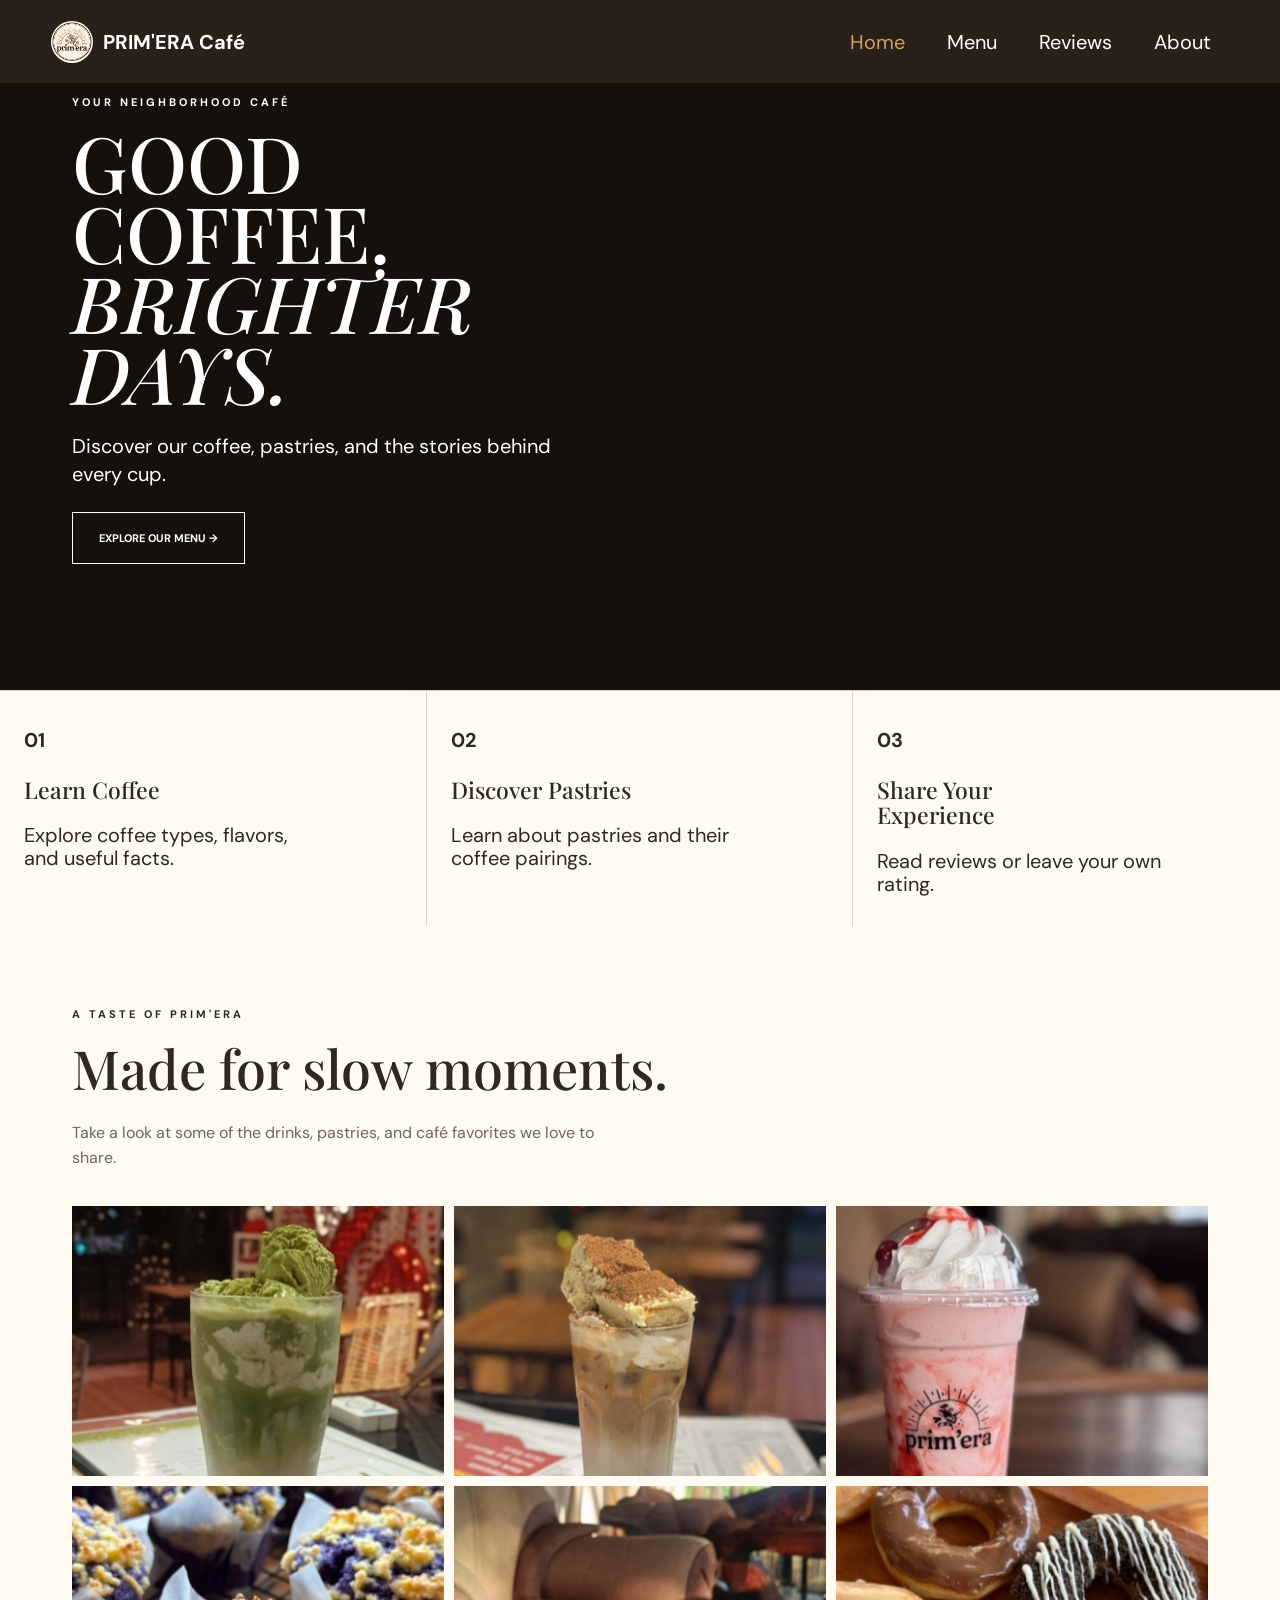
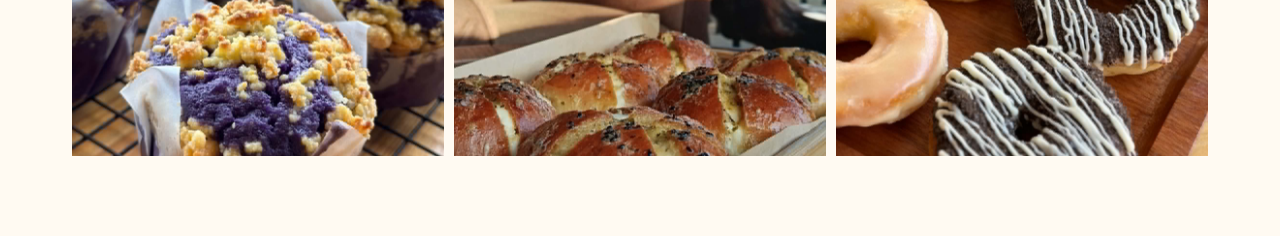
<file: index.html>
<!DOCTYPE html>
<html lang="en">
  <head>
    <meta charset="UTF-8" />
    <meta name="viewport" content="width=device-width, initial-scale=1.0" />
    <title>PRIM'ERA Café</title>
    <link rel="preconnect" href="https://fonts.googleapis.com">
    <link rel="preconnect" href="https://fonts.gstatic.com" crossorigin>
    <link href="https://fonts.googleapis.com/css2?family=DM+Sans:wght@400;500;700&family=Playfair+Display:ital,wght@0,500;0,600;1,500&display=swap" rel="stylesheet">
    <link rel="stylesheet" href="css/common.css" />
    <link rel="stylesheet" href="css/home.css" />
  </head>
  <body>
    <header class="site-header">
      <a class="logo" href="index.html" aria-current="page">
        <img src="assets/logo.png" alt="PRIM'ERA Café logo" />
        <span>PRIM'ERA Café</span>
      </a>
      <nav class="main-nav" aria-label="Main navigation">
        <a href="index.html" aria-current="page">Home</a>
        <a href="pages/menu.html">Menu</a>
        <a href="pages/reviews.html">Reviews</a>
        <a href="pages/about.html">About</a>
      </nav>
      <button class="menu-toggle" id="menuToggle" type="button" aria-label="Open navigation" aria-expanded="false">
        <span class="menu-toggle-icon" aria-hidden="true"><span></span><span></span><span></span></span>
      </button>
    </header>
    <nav class="drawer" id="drawer" aria-label="Mobile navigation" aria-hidden="true">
      <a href="index.html" aria-current="page">Home</a>
      <a href="pages/menu.html">Menu</a>
      <a href="pages/reviews.html">Reviews</a>
      <a href="pages/about.html">About</a>
    </nav>

    <main>
      <section class="page active" id="home">
        <div class="hero">
          <video class="hero-video" autoplay muted loop playsinline preload="metadata">
            <source src="assets/MONT.mp4" type="video/mp4">
            Your browser does not support the background video.
          </video>
          <div class="hero-overlay"></div>
          <div class="hero-copy">
            <p class="eyebrow">YOUR NEIGHBORHOOD CAFÉ</p>
            <h1>GOOD COFFEE.<br><em>BRIGHTER DAYS.</em></h1>
            <p>Discover our coffee, pastries, and the stories behind every cup.</p>
            <a class="primary-btn" href="pages/menu.html">EXPLORE OUR MENU →</a>
          </div>
        </div>

        <div class="home-cards">
          <a class="home-card" href="pages/menu.html" aria-label="Explore coffee on our menu">
            <span>01</span>
            <h2>Learn Coffee</h2>
            <p>Explore coffee types, flavors, and useful facts.</p>
          </a>
          <a class="home-card" href="pages/menu.html#pastries" aria-label="Discover pastries on our menu">
            <span>02</span>
            <h2>Discover Pastries</h2>
            <p>Learn about pastries and their coffee pairings.</p>
          </a>
          <a class="home-card" href="pages/reviews.html" aria-label="Read and share your experience">
            <span>03</span>
            <h2>Share Your<br>Experience</h2>
            <p>Read reviews or leave your own rating.</p>
          </a>
        </div>

        <section class="home-gallery" aria-label="PRIM'ERA Café gallery">
          <div class="gallery-heading">
            <p class="eyebrow">A TASTE OF PRIM'ERA</p>
            <h2>Made for slow moments.</h2>
            <p>Take a look at some of the drinks, pastries, and café favorites we love to share.</p>
          </div>
          <div class="gallery-grid">
            <button type="button" aria-label="View matcha drink with matcha ice cream">
              <img src="assets/image-01.jpeg" alt="Matcha drink with matcha ice cream">
            </button>
            <button type="button" aria-label="View tiramisu-inspired iced drink">
              <img src="assets/image-03.jpeg" alt="Tiramisu-inspired iced drink">
            </button>
            <button type="button" aria-label="View strawberry cream drink">
              <img src="assets/image-07.jpeg" alt="Strawberry cream drink">
            </button>
            <button type="button" aria-label="View ube crumble muffins">
              <img src="assets/image-10.jpeg" alt="Ube crumble muffins">
            </button>
            <button type="button" aria-label="View fresh baked bread and pastries">
              <img src="assets/image-15.jpeg" alt="Fresh baked bread and pastries">
            </button>
            <button type="button" aria-label="View chocolate and glazed doughnuts">
              <img src="assets/image-20.jpeg" alt="Chocolate and glazed doughnuts">
            </button>
          </div>
        </section>
        <dialog class="gallery-dialog" id="galleryDialog" aria-label="Café photo">
          <button class="gallery-dialog-close" type="button" aria-label="Close photo">×</button>
          <img id="galleryDialogImage" alt="">
        </dialog>
      </section>
    </main>

    <div class="toast" id="toast" role="status"></div>
    <script src="js/site.js"></script>
  </body>
</html>
</file>
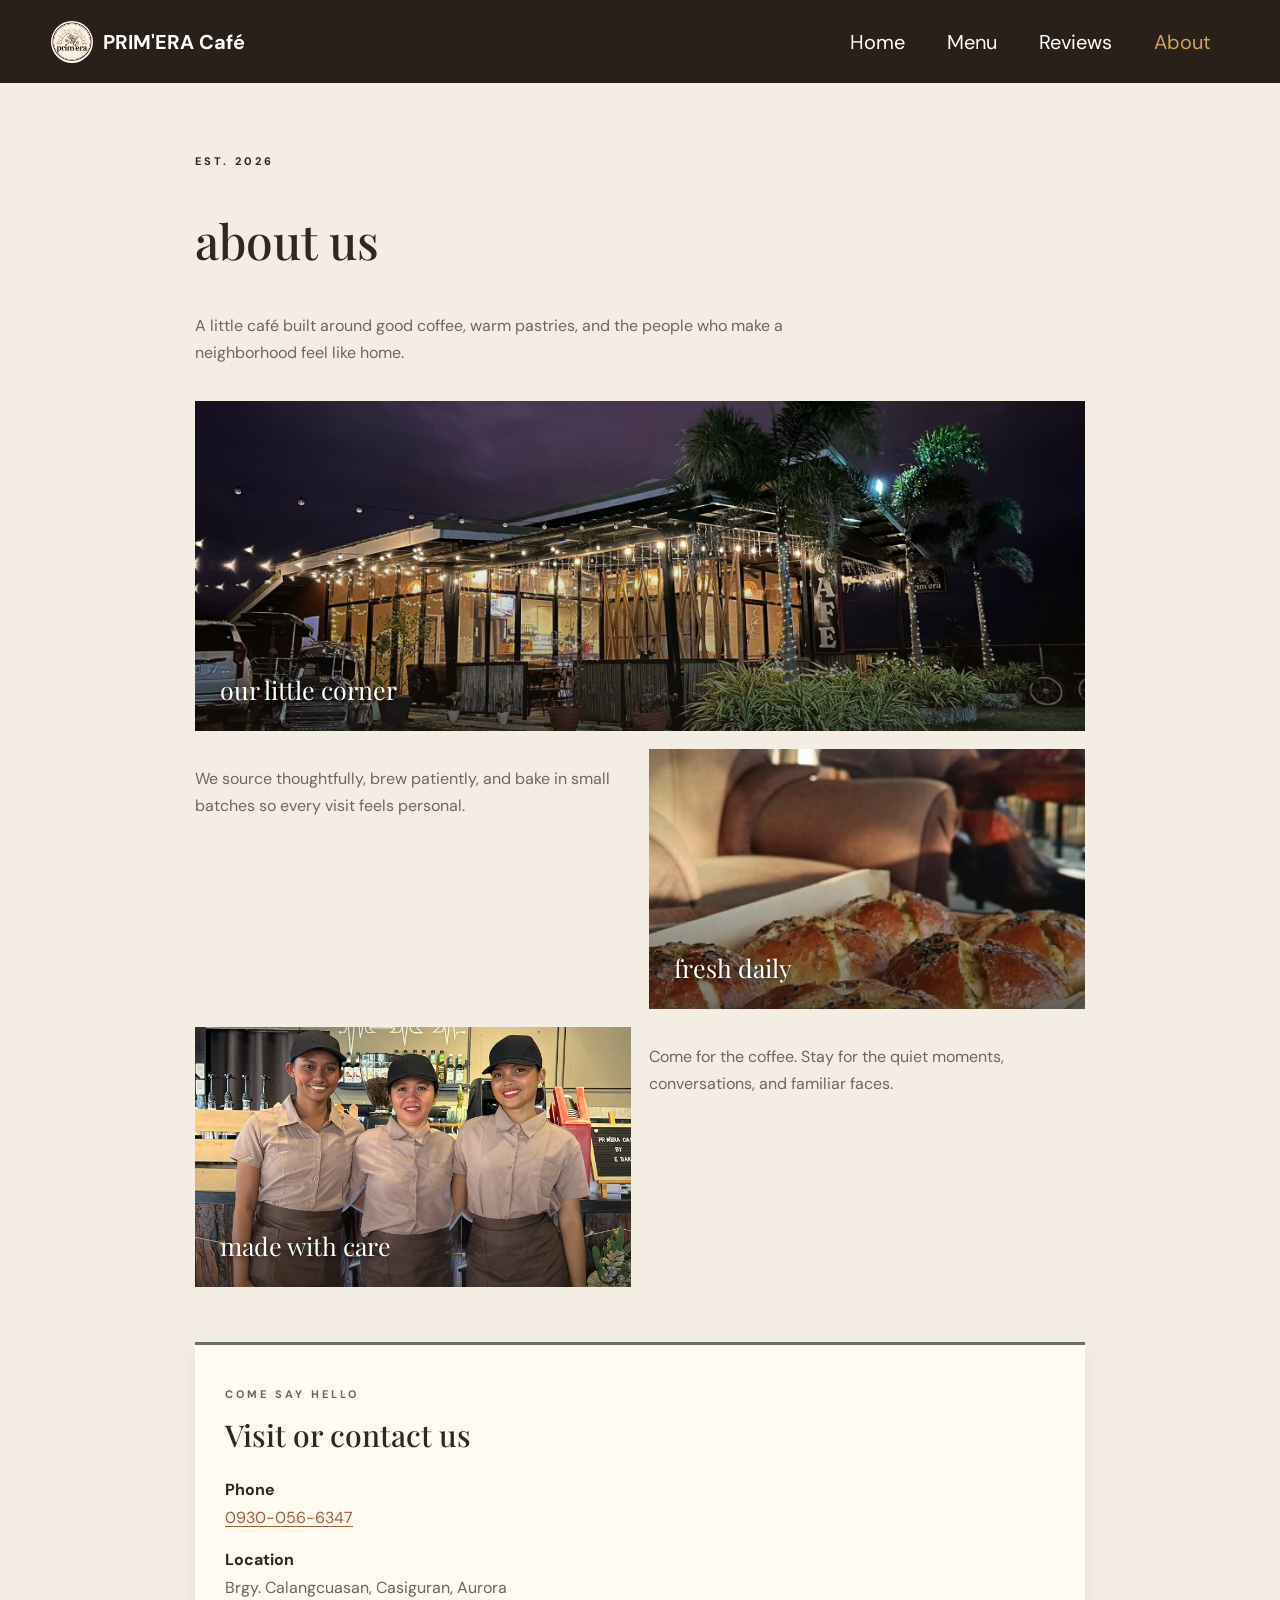
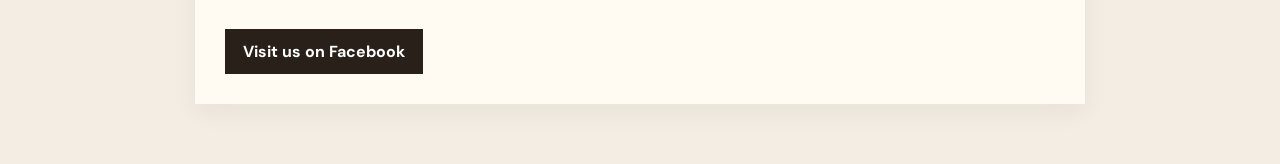
<file: pages/about.html>
<!DOCTYPE html>
<html lang="en">
  <head>
    <meta charset="UTF-8" />
    <meta name="viewport" content="width=device-width, initial-scale=1.0" />
    <title>About | PRIM'ERA Café</title>
    <link rel="preconnect" href="https://fonts.googleapis.com">
    <link rel="preconnect" href="https://fonts.gstatic.com" crossorigin>
    <link href="https://fonts.googleapis.com/css2?family=DM+Sans:wght@400;500;700&family=Playfair+Display:ital,wght@0,500;0,600;1,500&display=swap" rel="stylesheet">
    <link rel="stylesheet" href="../css/common.css" />
    <link rel="stylesheet" href="../css/about.css" />
  </head>
  <body>
    <header class="site-header">
      <a class="logo" href="../index.html">
        <img src="../assets/logo.png" alt="PRIM'ERA Café logo" />
        <span>PRIM'ERA Café</span>
      </a>
      <nav class="main-nav" aria-label="Main navigation">
        <a href="../index.html">Home</a>
        <a href="menu.html">Menu</a>
        <a href="reviews.html">Reviews</a>
        <a href="about.html" aria-current="page">About</a>
      </nav>
      <button class="menu-toggle" id="menuToggle" type="button" aria-label="Open navigation" aria-expanded="false">
        <span class="menu-toggle-icon" aria-hidden="true"><span></span><span></span><span></span></span>
      </button>
    </header>
    <nav class="drawer" id="drawer" aria-label="Mobile navigation" aria-hidden="true">
      <a href="../index.html">Home</a>
      <a href="menu.html">Menu</a>
      <a href="reviews.html">Reviews</a>
      <a href="about.html" aria-current="page">About</a>
    </nav>

    <main>
      <section class="page active" id="about">
        <div class="about-page">
          <p class="eyebrow">EST. 2026</p>
          <h2>about us</h2>
          <p class="about-lead">
            A little café built around good coffee,
            warm pastries, and the people who make
            a neighborhood feel like home.
          </p>
          <div class="about-photo large">
            <img src="../assets/place%20OUR%20little%20corner%20about.jpg" alt="The café's welcoming neighborhood corner">
            <span>our little corner</span>
          </div>
          <div class="about-grid">
            <p>
              We source thoughtfully, brew patiently,
              and bake in small batches so every visit
              feels personal.
            </p>
            <div class="about-photo small">
              <img src="../assets/image-15.jpeg" alt="Freshly baked pastries">
              <span>fresh daily</span>
            </div>
            <div class="about-photo small">
              <img src="../assets/made%20with%20care.jpg" alt="A café favorite made with care">
              <span>made with care</span>
            </div>
            <p>
              Come for the coffee. Stay for the quiet
              moments, conversations, and familiar faces.
            </p>
          </div>
          <section class="about-contact" aria-labelledby="contact-heading">
            <p class="eyebrow">COME SAY HELLO</p>
            <h3 id="contact-heading">Visit or contact us</h3>
            <p>
              <span class="contact-label">Phone</span>
              <a href="tel:+639300566347">0930-056-6347</a>
            </p>
            <p>
              <span class="contact-label">Location</span>
              Brgy. Calangcuasan, Casiguran, Aurora
            </p>
            <a class="facebook-btn" href="https://www.facebook.com/p/Primera-Cafe-100087600544083/" target="_blank" rel="noopener noreferrer">
              Visit us on Facebook
            </a>
          </section>
        </div>
      </section>
    </main>

    <div class="toast" id="toast" role="status"></div>
    <script src="../js/site.js"></script>
  </body>
</html>
</file>
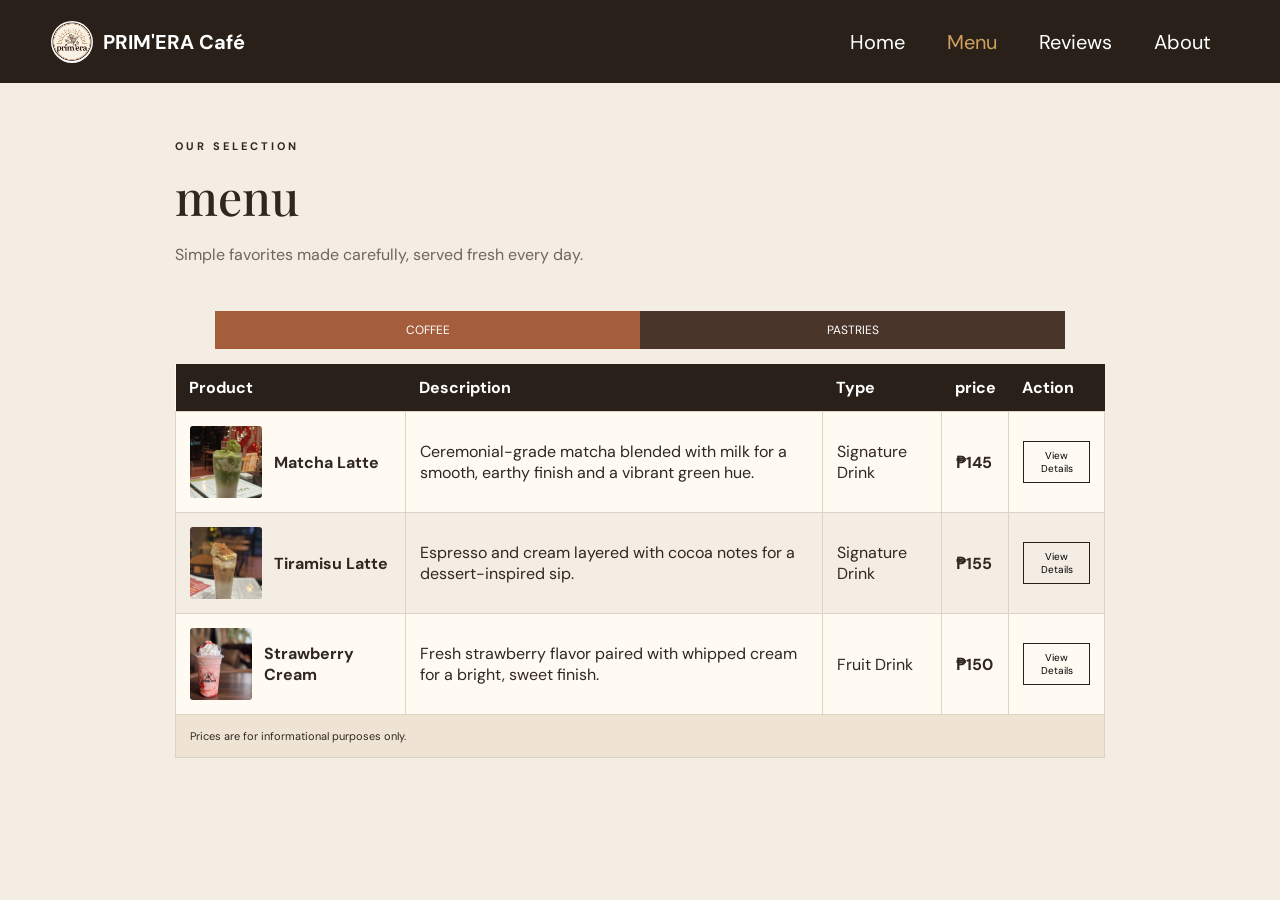
<file: pages/menu.html>
<!DOCTYPE html>
<html lang="en">
  <head>
    <meta charset="UTF-8" />
    <meta name="viewport" content="width=device-width, initial-scale=1.0" />
    <title>Menu | PRIM'ERA Café</title>
    <link rel="preconnect" href="https://fonts.googleapis.com">
    <link rel="preconnect" href="https://fonts.gstatic.com" crossorigin>
    <link href="https://fonts.googleapis.com/css2?family=DM+Sans:wght@400;500;700&family=Playfair+Display:ital,wght@0,500;0,600;1,500&display=swap" rel="stylesheet">
    <link rel="stylesheet" href="../css/common.css" />
    <link rel="stylesheet" href="../css/menu.css" />
  </head>
  <body>
    <header class="site-header">
      <a class="logo" href="../index.html">
        <img src="../assets/logo.png" alt="PRIM'ERA Café logo" />
        <span>PRIM'ERA Café</span>
      </a>
      <nav class="main-nav" aria-label="Main navigation">
        <a href="../index.html">Home</a>
        <a href="menu.html" aria-current="page">Menu</a>
        <a href="reviews.html">Reviews</a>
        <a href="about.html">About</a>
      </nav>
      <button class="menu-toggle" id="menuToggle" type="button" aria-label="Open navigation" aria-expanded="false">
        <span class="menu-toggle-icon" aria-hidden="true"><span></span><span></span><span></span></span>
      </button>
    </header>
    <nav class="drawer" id="drawer" aria-label="Mobile navigation" aria-hidden="true">
      <a href="../index.html">Home</a>
      <a href="menu.html" aria-current="page">Menu</a>
      <a href="reviews.html">Reviews</a>
      <a href="about.html">About</a>
    </nav>

    <main>
      <section class="page active" id="menu">
        <div class="page-heading">
          <p class="eyebrow">OUR SELECTION</p>
          <h2>menu</h2>
          <p class="intro">Simple favorites made carefully, served fresh every day.</p>
        </div>

        <div class="tabs">
          <button class="tab active" data-category="coffee" type="button" aria-pressed="true">COFFEE</button>
          <button class="tab" id="pastries" data-category="pastries" type="button" aria-pressed="false">PASTRIES</button>
        </div>

        <div class="products-table-wrap">
          <table class="products-table" aria-label="PRIM'ERA Café menu products">
            <thead>
              <tr>
                <th rowspan="2">Product</th>
                <th rowspan="2">Description</th>
                <th rowspan="2">Type</th>
                <th>price</th>
                <th>Action</th>
              </tr>
            </thead>
            <tbody id="products"></tbody>
            <tfoot>
              <tr><td colspan="5">Prices are for informational purposes only.</td></tr>
            </tfoot>
          </table>
        </div>
      </section>

      <section class="page" id="item-detail">
        <div class="detail-wrap">
          <button class="back-btn" id="detailBack" type="button">← BACK TO MENU</button>
          <div class="detail-card">
            <div class="detail-art" id="detailArt"></div>
            <div class="detail-copy">
              <p class="eyebrow" id="detailCategory">MENU ITEM</p>
              <h2 id="detailName">Café Latte</h2>
              <p id="detailDescription"></p>
              <strong class="detail-price" id="detailPrice">₱135</strong>
            </div>
          </div>
        </div>
      </section>
    </main>

    <div class="toast" id="toast" role="status"></div>
    <script src="../js/site.js"></script>
    <script src="../js/menu.js"></script>
  </body>
</html>
</file>
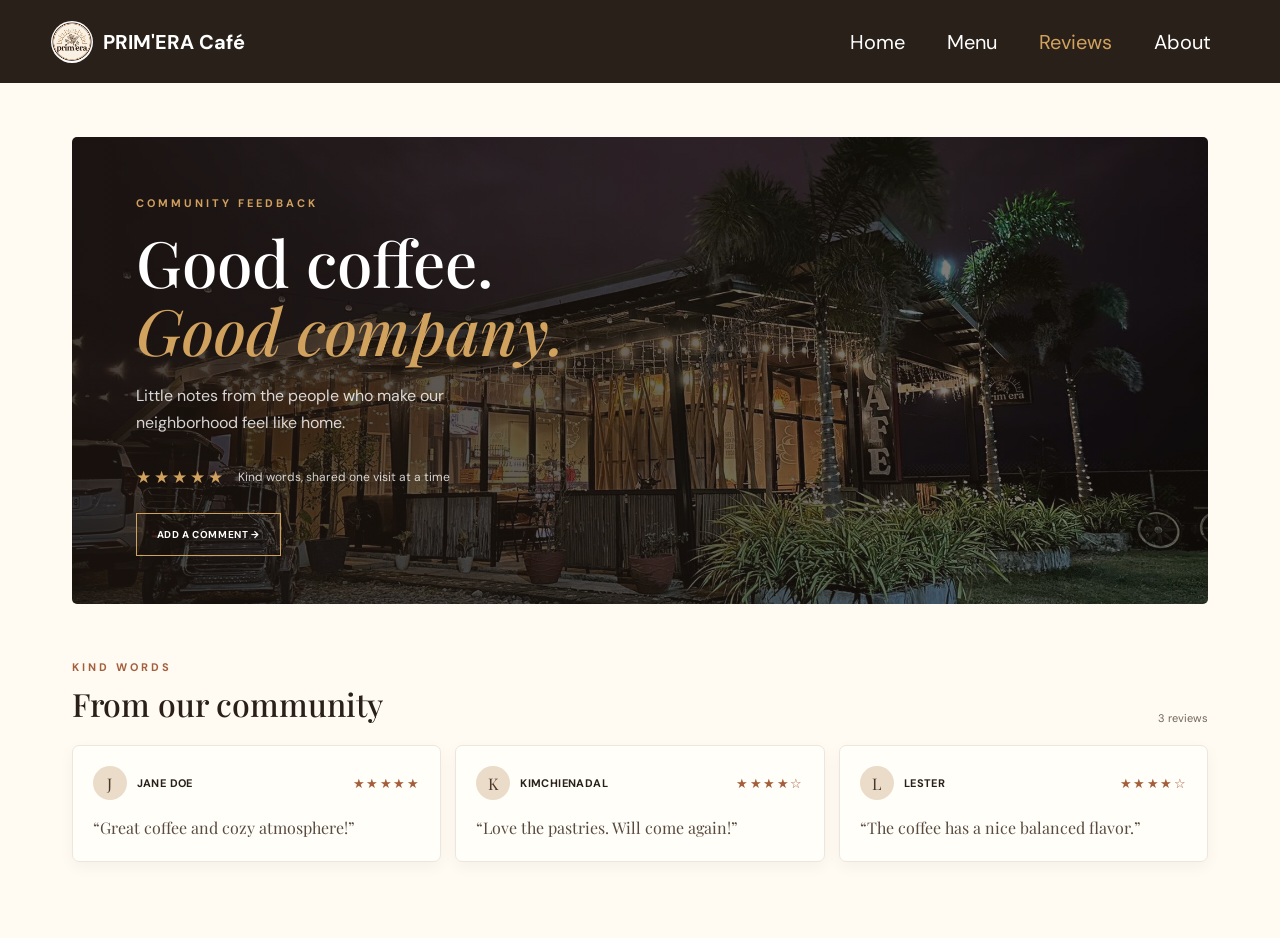
<file: pages/reviews.html>
<!DOCTYPE html>
  <html lang="en">
    <head>
    <meta charset="UTF-8" />
    <meta name="viewport" content="width=device-width, initial-scale=1.0" />
    <title>Reviews | PRIM'ERA Café</title>
    <link rel="preconnect" href="https://fonts.googleapis.com">
    <link rel="preconnect" href="https://fonts.gstatic.com" crossorigin>
    <link href="https://fonts.googleapis.com/css2?family=DM+Sans:wght@400;500;700&family=Playfair+Display:ital,wght@0,500;0,600;1,500&display=swap" rel="stylesheet">
    <link rel="stylesheet" href="../css/common.css" />
    <link rel="stylesheet" href="../css/reviews.css" />
    </head>
    <body>
    <header class="site-header">
      <a class="logo" href="../index.html">
        <img src="../assets/logo.png" alt="PRIM'ERA Café logo" />
        <span>PRIM'ERA Café</span>
      </a>
      <nav class="main-nav" aria-label="Main navigation">
        <a href="../index.html">Home</a>
        <a href="menu.html">Menu</a>
        <a href="reviews.html" aria-current="page">Reviews</a>
        <a href="about.html">About</a>
      </nav>
      <button class="menu-toggle" id="menuToggle" type="button" aria-label="Open navigation" aria-expanded="false">
        <span class="menu-toggle-icon" aria-hidden="true"><span></span><span></span><span></span></span>
      </button>
    </header>
    <nav class="drawer" id="drawer" aria-label="Mobile navigation" aria-hidden="true">
      <a href="../index.html">Home</a>
      <a href="menu.html">Menu</a>
      <a href="reviews.html" aria-current="page">Reviews</a>
      <a href="about.html">About</a>
    </nav>

    <main>
      <section class="page active" id="reviews">
        <div class="reviews-page">
          <div class="reviews-hero">
            <div class="reviews-heading">
              <p class="eyebrow">COMMUNITY FEEDBACK</p>
              <h2>Good coffee.<br><em>Good company.</em></h2>
              <p>Little notes from the people who make our neighborhood feel like home.</p>
              <div class="reviews-proof">
                <span class="proof-stars" aria-hidden="true">★★★★★</span>
                <span>Kind words, shared one visit at a time</span>
              </div>
              <button class="primary-btn add-comment-btn" id="addCommentButton" type="button">
                ADD A COMMENT <span aria-hidden="true">→</span>
              </button>
            </div>
          </div>
          <section class="community-reviews" aria-labelledby="communityReviewsTitle">
            <div class="community-heading">
              <div>
                <p class="eyebrow">KIND WORDS</p>
                <h3 id="communityReviewsTitle">From our community</h3>
              </div>
              <span id="reviewCount">0 reviews</span>
            </div>
            <div class="review-grid" id="reviewList"></div>
          </section>
        </div>

        <dialog class="login-dialog" id="loginDialog" aria-labelledby="loginDialogTitle">
          <div class="login-card">
            <button class="login-dialog-close" id="closeLoginDialog" type="button" aria-label="Close sign-in dialog">×</button>
            <span class="login-card-icon" aria-hidden="true">✳</span>
            <p class="eyebrow">PULL UP A CHAIR</p>
            <h3 id="loginDialogTitle">Sign in to add a comment.</h3>
            <p class="login-intro" id="loginDialogIntro">Log in to leave a note for our little café community.</p>

            <form id="loginForm">
              <label>
                Username or Email
                <input type="text" name="username" placeholder="Your username or email" required />
              </label>
              <label>
                Password
                <input type="password" name="password" placeholder="Your password" required />
              </label>
              <button class="primary-btn" type="submit">CONTINUE TO YOUR REVIEW <span aria-hidden="true">→</span></button>
            </form>

            <form id="signupForm" hidden>
              <label>
                Your Name
                <input type="text" name="name" placeholder="How should we call you?" maxlength="40" autocomplete="name" required />
              </label>
              <label>
                Email
                <input type="email" name="email" placeholder="you@example.com" autocomplete="email" required />
              </label>
              <label>
                Create a Password
                <input type="password" name="password" placeholder="At least 8 characters" minlength="8" autocomplete="new-password" required />
              </label>
              <label>
                Confirm Password
                <input type="password" name="confirmPassword" placeholder="Enter your password again" minlength="8" autocomplete="new-password" required />
              </label>
              <p class="demo-account-note">Demo only: account details and passwords are not saved.</p>
              <button class="primary-btn" type="submit">CREATE DEMO ACCOUNT <span aria-hidden="true">→</span></button>
            </form>

            <p class="signup-note" id="loginSignupNote">
              New around here?
              <button type="button" id="signupButton">Create an account</button>
            </p>
            <p class="signup-note" id="signupLoginNote" hidden>
              Already have an account?
              <button type="button" id="backToLoginButton">Sign in</button>
            </p>
          </div>
        </dialog>
      </section>

      <section class="page" id="feedback">
        <div class="feedback-page">
          <div class="feedback-form">
            <p class="eyebrow">YOUR STORY, TOO</p>
            <h2>Leave a Review</h2>
            <p>Tell us about your favorite sip, treat, or moment.</p>

            <form id="reviewForm">
              <div class="form-grid">
                <div class="form-field">
                  <label for="reviewName">Your Name</label>
                  <input type="text" id="reviewName" name="name" placeholder="Your name" maxlength="40" required />
                </div>
                <div class="form-field">
                  <label for="reviewEmail">Email</label>
                  <input type="email" id="reviewEmail" name="email" placeholder="you@example.com" required />
                </div>
                <div class="form-field">
                  <label for="favoriteCategory">Favorite Category</label>
                  <select id="favoriteCategory" name="favorite" required>
                    <option value="">Select one</option>
                    <option value="coffee">Coffee</option>
                    <option value="pastries">Pastries</option>
                  </select>
                </div>
                <div class="form-field">
                  <label for="visitDate">Visit Date</label>
                  <input type="date" id="visitDate" name="visitDate" required />
                </div>
              </div>

              <fieldset class="rating-field">
                <legend>Your Rating</legend>
                <div class="rating" aria-label="Choose a rating from one to five stars">
                  <button type="button" data-rating="1" aria-label="1 star">☆</button>
                  <button type="button" data-rating="2" aria-label="2 stars">☆</button>
                  <button type="button" data-rating="3" aria-label="3 stars">☆</button>
                  <button type="button" data-rating="4" aria-label="4 stars">☆</button>
                  <button type="button" data-rating="5" aria-label="5 stars">☆</button>
                </div>
                <input type="hidden" id="rating" name="rating" value="0" />
              </fieldset>

              <div class="satisfaction-field">
                <label for="satisfaction">
                  How satisfied were you?
                  <span><strong id="satisfactionValue">5</strong> / 10</span>
                </label>
                <input type="range" id="satisfaction" name="satisfaction" min="1" max="10" step="1" value="5" />
              </div>

              <div class="form-field form-field-full">
                <label for="reviewComment">Your Review</label>
                <textarea id="reviewComment" name="comment" rows="4" maxlength="250" placeholder="Share what made your visit special..." required></textarea>
                <span class="field-hint">Up to 250 characters</span>
              </div>

              <label class="checkbox-label">
                <input type="checkbox" name="recommend" value="yes" />
                <span>I would recommend PRIM'ERA Café.</span>
              </label>

              <div class="form-actions">
                <button class="primary-btn wide" type="submit">POST REVIEW <span aria-hidden="true">→</span></button>
                <button class="outline-btn wide" type="reset">RESET</button>
              </div>
            </form>
          </div>

          <div class="recent-reviews">
            <div class="recent-reviews-heading">
              <div>
                <p class="eyebrow">COMMUNITY NOTES</p>
                <h3>Recent Reviews</h3>
                <p>Fresh thoughts from our café community.</p>
              </div>
              <span class="review-count-pill" id="feedbackReviewCount">0 reviews</span>
            </div>
            <div class="review-grid" id="feedbackReviewList"></div>
          </div>
        </div>
      </section>
    </main>

    <div class="toast" id="toast" role="status"></div>
    <script src="../js/site.js"></script>
    <script src="../js/reviews.js"></script>
    </body>
  </html>
</file>
<file: css/common.css>
/* COMMON SITE-WIDE STYLES */

* {
  box-sizing: border-box;
}
:root {
  --cream: #f3ede3;
  --paper: #fffaf2;
  --dark: #292019;
  --brown: #49352a;
  --line: #ded2c2;
  --gold: #a45e3b;
  --caramel: #d1a15e;
  --sage: #66745b;
  --text: #302820;
  --text-light: #70665b;
  --shadow: 0 12px 30px rgba(41, 32, 25, 0.12);
}
html {
  scroll-behavior: smooth;
}
body {
  margin: 0;
  background: var(--cream);
  color: var(--text);
  font-family: "DM Sans", Arial, sans-serif;
}
h1,
h2,
h3,
h4,
h5,
h6 {
  font-family: "Playfair Display", Georgia, serif;
  font-weight: 500;
}
button,
input,
textarea,
select {
  font: inherit;
}
button {
  cursor: pointer;
}
.site-header {
  height: 83px;
  padding: 0 4%;
  background: var(--dark);
  color: white;
  display: flex;
  align-items: center;
  position: sticky;
  top: 0;
  z-index: 50;
}
.logo {
  color: white;
  text-decoration: none;
  font-size: 20px;
  font-weight: 700;
  display: flex;
  align-items: center;
  gap: 10px;
}
.logo img {
  width: 42px;
  height: 42px;
  object-fit: cover;
  display: block;
  border-radius: 50%;
  flex-shrink: 0;
}
.logo-mark {
  display: none;
}
.main-nav {
  margin-left: auto;
  display: flex;
  align-items: center;
  gap: 6px;
}
.main-nav a {
  border: 0;
  background: transparent;
  color: white;
  padding: 10px 18px;
  font-size: 20px;
  text-decoration: none;
}
.main-nav a:hover,
.main-nav a[aria-current="page"] {
  color: var(--caramel);
}
.logo,
.main-nav a,
.menu-toggle,
.primary-btn,
.facebook-btn,
.view-btn,
.tab,
.home-card,
.gallery-grid button {
  transition: color 0.2s ease, background-color 0.2s ease, border-color 0.2s ease, transform 0.2s ease, box-shadow 0.2s ease;
}
.main-nav a:hover {
  transform: translateY(-2px);
}
.menu-toggle {
  display: none;
  margin-left: auto;
  border: 0;
  background: transparent;
  color: white;
  border-radius: 4px;
  padding: 8px 10px;
}
.menu-toggle-icon {
  display: grid;
  gap: 5px;
  width: 24px;
}
.menu-toggle-icon span {
  display: block;
  height: 2px;
  background: currentColor;
  border-radius: 2px;
}
.menu-toggle:hover {
  background: rgba(255, 255, 255, 0.1);
  color: var(--caramel);
}
.drawer {
  display: none;
}
.page {
  display: none;
}
.page.active {
  display: block;
}
.eyebrow {
  font-size: 11px;
  font-weight: 700;
  letter-spacing: 3px;
}
.primary-btn {
  display: inline-block;
  border: 1px solid white;
  background: transparent;
  color: white;
  padding: 18px 26px;
  font-weight: 700;
  font-size: 11px;
  text-align: center;
  text-decoration: none;
}
.primary-btn:hover {
  background: var(--brown);
  border-color: var(--caramel);
}
:focus-visible {
  outline: 3px solid var(--gold);
  outline-offset: 3px;
}
.drawer a:hover {
  color: var(--caramel);
  background: rgba(255, 255, 255, 0.08);
}
.toast {
  position: fixed;
  left: 50%;
  bottom: 20px;
  transform: translate(-50%, 20px);
  background: var(--dark);
  color: white;
  padding: 11px 17px;
  font-size: 11px;
  opacity: 0;
  pointer-events: none;
  transition: 0.2s;
  z-index: 100;
  border-left: 3px solid var(--caramel);
  border-radius: 4px;
  box-shadow: var(--shadow);
}
.toast.show {
  opacity: 1;
  transform: translate(-50%, 0);
}
@media (max-width: 760px) {
.main-nav {
    display: none;
  }
.menu-toggle {
    display: block;
  }
.drawer.open {
    display: grid;
    position: fixed;
    right: 15px;
    top: 90px;
    min-width: 190px;
    padding: 8px;
    background: var(--dark);
    z-index: 60;
    border: 1px solid rgba(209, 161, 94, 0.3);
    border-radius: 8px;
    box-shadow: var(--shadow);
  }
.drawer a {
    border: 0;
    background: transparent;
    color: white;
    padding: 12px 25px;
    text-align: left;
    text-decoration: none;
  }
.drawer a[aria-current="page"] {
    color: var(--caramel);
  }
}
@media (prefers-reduced-motion: reduce) {
  *,
  *::before,
  *::after {
    scroll-behavior: auto !important;
    animation-duration: 0.01ms !important;
    animation-iteration-count: 1 !important;
    transition-duration: 0.01ms !important;
  }
}
</file>
<file: css/home.css>
/* HOME PAGE STYLES */

.hero {
  height: 607px;
  min-height: 607px;
  position: relative;
  overflow: hidden;
  background: var(--dark);
}
.hero-video {
  position: absolute;
  inset: 0;
  width: 100%;
  height: 100%;
  object-fit: cover;
}
.hero-fallback {
  position: absolute;
  inset: 0;
  width: 100%;
  height: 100%;
  object-fit: cover;
}
.hero-overlay {
  position: absolute;
  inset: 0;
  background: rgba(17, 12, 9, 0.78);
}
.hero-copy {
  position: absolute;
  z-index: 2;
  left: 5.6%;
  top: 1px;
  color: white;
  max-width: 520px;
}
.hero-copy h1 {
  font-family: "Playfair Display", Georgia, serif;
  font-size: clamp(58px, 7vw, 78px);
  line-height: 0.9;
  font-weight: 500;
  margin: 18px 0;
}
.hero-copy > p:not(.eyebrow) {
  font-size: 20px;
  line-height: 1.4;
  margin: 24px 0;
}
.home-gallery {
  background: var(--paper);
  padding: 70px 5.6% 80px;
}
.gallery-heading {
  max-width: 650px;
  margin-bottom: 35px;
}
.gallery-heading h2 {
  font-family: "Playfair Display", Georgia, serif;
  font-size: clamp(34px, 5vw, 54px);
  font-weight: 500;
  margin: 8px 0 12px;
}
.gallery-heading p:last-child {
  color: var(--text-light);
  line-height: 1.6;
  max-width: 560px;
}
.gallery-grid {
  display: grid;
  grid-template-columns: repeat(3, 1fr);
  gap: 10px;
}
.gallery-grid img {
  width: 100%;
  height: 270px;
  object-fit: cover;
  display: block;
  transition: transform 0.25s ease;
}
.gallery-grid button {
  position: relative;
  display: block;
  padding: 0;
  overflow: hidden;
  border: 0;
  background: var(--brown);
  cursor: zoom-in;
}
.gallery-grid button::after {
  content: "VIEW PHOTO";
  position: absolute;
  inset: auto 0 0;
  padding: 12px;
  color: white;
  background: linear-gradient(transparent, rgba(41, 32, 25, 0.8));
  font-size: 10px;
  font-weight: 700;
  letter-spacing: 1.5px;
  text-align: left;
  opacity: 0;
  transition: opacity 0.2s ease;
}
.gallery-grid button:hover,
.gallery-grid button:focus-visible {
  box-shadow: 0 8px 20px rgba(41, 32, 25, 0.22);
}
.gallery-grid button:hover img,
.gallery-grid button:focus-visible img {
  transform: scale(1.04);
}
.gallery-grid button:hover::after,
.gallery-grid button:focus-visible::after {
  opacity: 1;
}
.gallery-dialog {
  position: relative;
  width: min(900px, calc(100vw - 32px));
  max-width: none;
  max-height: calc(100vh - 32px);
  padding: 12px;
  border: 1px solid rgba(209, 161, 94, 0.55);
  border-radius: 8px;
  background: var(--paper);
  box-shadow: var(--shadow);
}
.gallery-dialog::backdrop {
  background: rgba(24, 18, 14, 0.86);
  backdrop-filter: blur(4px);
}
.gallery-dialog img {
  display: block;
  max-width: 100%;
  max-height: calc(100vh - 56px);
  margin: auto;
  object-fit: contain;
  border-radius: 4px;
}
.gallery-dialog-close {
  position: absolute;
  top: 18px;
  right: 18px;
  width: 40px;
  height: 40px;
  border: 0;
  border-radius: 50%;
  background: var(--dark);
  color: white;
  font-size: 28px;
  line-height: 1;
  cursor: pointer;
  z-index: 1;
}
.gallery-dialog-close:hover {
  background: var(--gold);
}
@media (max-width: 760px) {
.hero-copy {
    left: 25px;
    top: 1px;
  }
.hero-copy h1 {
    font-size: 55px;
  }
.hero-quote {
    display: none;
  }
}
.home-cards {
  display: grid;
  grid-template-columns: repeat(3, 1fr);
  background: var(--paper);
  color: var(--text);
  border-top: 1px solid var(--line);
}
.home-card {
  display: block;
  color: inherit;
  text-decoration: none;
  min-height: 208px;
  padding: 36px 24px 30px;
  border-right: 1px solid var(--line);
}
.home-card:hover {
  background: #f0e5d4;
  box-shadow: inset 0 3px var(--gold);
  transform: translateY(-3px);
}
.home-card:hover span {
  color: var(--gold);
}
.home-card:last-child {
  border-right: none;
}
.home-card span {
  display: block;
  margin-bottom: 24px;
  font-size: 20px;
  font-weight: 700;
}
.home-card h2 {
  margin: 0 0 22px;
  font-size: 23px;
  line-height: 1.1;
}
.home-card p {
  margin: 0;
  max-width: 290px;
  font-size: 20px;
  line-height: 1.15;
}
@media (max-width: 700px) {
.home-cards {
    grid-template-columns: 1fr;
  }
.home-card {
    border-right: none;
    border-bottom: 1px solid var(--line);
  }
.home-card:last-child {
    border-bottom: none;
  }
}
@media (max-width: 600px) {
.gallery-grid {
  grid-template-columns: repeat(2, minmax(0, 1fr));
}
.gallery-grid img {
  height: 190px;
}
}
</file>
<file: css/about.css>
/* ABOUT PAGE STYLES */

.about-page {
  max-width: 980px;
  margin: auto;
  padding: 60px 45px;
}
.about-page h2 {
  font-family: "Playfair Display", Georgia, serif;
  font-size: 48px;
}
.about-lead {
  max-width: 600px;
  color: var(--text-light);
  line-height: 1.7;
}
.about-photo {
  position: relative;
  overflow: hidden;
}
.about-photo img {
  display: block;
  position: absolute;
  inset: 0;
  width: 100%;
  height: 100%;
  object-fit: cover;
  object-position: center;
}
.about-photo.large {
  height: 330px;
  margin-top: 35px;
}
.about-photo.small {
  height: 260px;
}
.about-photo span {
  position: absolute;
  bottom: 25px;
  left: 25px;
  color: white;
  font-family: "Playfair Display", Georgia, serif;
  font-size: 25px;
  text-shadow: 0 1px 6px rgba(0, 0, 0, 0.8);
  z-index: 1;
}
.about-photo::after {
  content: "";
  position: absolute;
  inset: 0;
  background: linear-gradient(transparent 45%, rgba(30, 20, 12, 0.55));
  pointer-events: none;
}
.about-grid {
  display: grid;
  grid-template-columns: 1fr 1fr;
  gap: 18px;
  margin-top: 18px;
}
.about-grid p {
  color: var(--text-light);
  line-height: 1.7;
}
.about-contact {
  margin-top: 55px;
  padding: 30px;
  background: var(--paper);
  border-top: 3px solid var(--sage);
  box-shadow: 0 8px 24px rgba(41, 32, 25, 0.06);
}
.about-contact h3 {
  margin: 0 0 22px;
  font-family: "Playfair Display", Georgia, serif;
  font-size: 30px;
}
.about-contact p {
  color: var(--text-light);
  line-height: 1.6;
}
.about-contact a:not(.facebook-btn) {
  color: var(--gold);
  text-underline-offset: 3px;
}
.contact-label {
  display: block;
  margin-bottom: 3px;
  color: var(--text);
  font-weight: 700;
}
.facebook-btn {
  display: inline-block;
  margin-top: 12px;
  padding: 12px 18px;
  background: var(--dark);
  color: white;
  font-weight: 700;
  text-decoration: none;
}
.facebook-btn:hover {
  background: var(--brown);
  transform: translateY(-2px);
}
@media (max-width: 760px) {
.about-page {
    padding: 40px 25px;
  }
.about-grid {
    grid-template-columns: 1fr;
  }
.about-contact {
    padding: 24px;
  }
}
</file>
<file: css/menu.css>
/* MENU PAGE STYLES */

.page-heading {
  max-width: 980px;
  margin: auto;
  padding: 45px 25px 20px;
}
.page-heading h2 {
  font-family: "Playfair Display", Georgia, serif;
  font-size: 48px;
  margin: 10px 0;
}
.intro {
  color: var(--text-light);
}
.tabs {
  max-width: 850px;
  margin: 10px auto 15px;
  display: grid;
  grid-template-columns: 1fr 1fr;
  background: var(--brown);
}
.tab {
  border: 0;
  background: transparent;
  color: white;
  padding: 11px;
  font-size: 12px;
}
.tab.active {
  background: var(--gold);
}
.tab:hover:not(.active) {
  background: rgba(209, 161, 94, 0.18);
}
.products-table-wrap {
  max-width: 980px;
  margin: auto;
  padding: 0 25px 60px;
  overflow-x: auto;
}
.products-table {
  width: 100%;
  border-collapse: collapse;
  background: var(--paper);
}
.products-table th {
  background: var(--dark);
  color: white;
  text-align: left;
  padding: 13px;
}
.products-table td {
  padding: 14px;
  border: 1px solid var(--line);
}
.products-table tbody tr:nth-child(even) {
  background: #f3ede3;
}
.products-table tbody tr:hover {
  background: #e9dcc8;
}
.products-table tfoot td {
  background: #efe4d4;
  font-size: 11px;
}
.product-cell {
  display: flex;
  align-items: center;
  gap: 12px;
}
.product-image {
  width: 72px;
  height: 72px;
  object-fit: cover;
  border-radius: 3px;
}
.view-btn {
  border: 1px solid var(--dark);
  background: transparent;
  padding: 7px 10px;
  font-size: 10px;
}
.view-btn:hover {
  background: var(--dark);
  color: white;
}
.detail-wrap {
  max-width: 980px;
  margin: auto;
  padding: 25px;
}
.back-btn {
  border: 0;
  background: transparent;
  text-decoration: underline;
  font-size: 11px;
}
.detail-card {
  display: grid;
  grid-template-columns: 1fr 1fr;
  gap: 30px;
  margin-top: 15px;
}
.detail-art {
  min-height: 360px;
  background: #e9dcc8;
  display: grid;
  place-items: center;
  overflow: hidden;
}
.detail-art img {
  width: 100%;
  height: 100%;
  min-height: 360px;
  object-fit: cover;
}
.detail-copy h2 {
  font-family: "Playfair Display", Georgia, serif;
  font-size: 34px;
  margin: 10px 0;
}
.detail-copy p {
  color: var(--text-light);
  line-height: 1.6;
}
.detail-price {
  display: block;
  font-size: 22px;
  margin: 20px 0;
}
@media (max-width: 760px) {
.products-table thead {
    display: none;
  }
.products-table,
.products-table tbody,
.products-table tr,
.products-table td {
    display: block;
    width: 100%;
  }
.products-table tbody tr {
    padding: 10px 0;
    border-bottom: 2px solid var(--line);
  }
.products-table td {
    border: 0;
    padding: 7px 10px;
  }
.detail-card {
    grid-template-columns: 1fr;
  }
}
</file>
<file: css/reviews.css>
/* REVIEWS PAGE STYLES */

.reviews-page {
  background: var(--paper);
  color: var(--dark);
  padding: 54px 5.6% 76px;
}
.reviews-hero {
  max-width: 1160px;
  min-height: 350px;
  margin: 0 auto;
  padding: 48px clamp(24px, 5vw, 68px);
  display: grid;
  grid-template-columns: minmax(0, 1fr);
  align-items: center;
  position: relative;
  overflow: hidden;
  background:
    linear-gradient(90deg, rgba(28, 20, 15, 0.83), rgba(28, 20, 15, 0.48)),
    url("../assets/reviews.jpg") center / cover;
  color: white;
  border-radius: 5px;
}
.reviews-heading {
  max-width: 650px;
}
.reviews-heading .eyebrow {
  color: var(--caramel);
}
.reviews-heading h2 {
  font-family: "Playfair Display", Georgia, serif;
  font-size: clamp(42px, 5.2vw, 64px);
  line-height: 1.06;
  font-weight: 500;
  margin: 18px 0;
}
.reviews-heading h2 em {
  color: var(--caramel);
  font-weight: 500;
}
.reviews-heading > p:not(.eyebrow) {
  max-width: 390px;
  color: rgba(255, 255, 255, 0.82);
  font-size: 16px;
  line-height: 1.7;
}
.reviews-proof {
  display: flex;
  flex-wrap: wrap;
  align-items: center;
  gap: 12px;
  margin-top: 30px;
  color: rgba(255, 255, 255, 0.8);
  font-size: 12px;
}
.proof-stars {
  color: var(--caramel);
  font-size: 17px;
  letter-spacing: 3px;
}
.add-comment-btn {
  margin-top: 25px;
  border-color: var(--caramel);
  color: white;
  padding: 14px 20px;
  font-size: 10px;
  letter-spacing: 0.6px;
}
.add-comment-btn:hover {
  background: rgba(255, 255, 255, 0.12);
}
.login-dialog {
  width: calc(100% - 32px);
  max-width: 420px;
  max-height: calc(100% - 32px);
  padding: 0;
  overflow: visible;
  border: 0;
  background: transparent;
}
.login-dialog::backdrop {
  background: rgba(20, 14, 10, 0.7);
  backdrop-filter: blur(3px);
}
.login-dialog .login-card {
  position: relative;
}
.login-dialog-close {
  position: absolute;
  top: 12px;
  right: 14px;
  width: 34px;
  height: 34px;
  border: 0;
  background: transparent;
  color: var(--text-light);
  font-size: 27px;
  line-height: 1;
}
.login-dialog-close:hover {
  color: var(--dark);
}
.login-card {
  width: 100%;
  background: var(--paper);
  color: var(--text);
  margin: 0;
  padding: 30px;
  border-radius: 4px;
  text-align: left;
  box-shadow: 0 16px 45px rgba(0, 0, 0, 0.2);
}
.login-card-icon {
  display: grid;
  place-items: center;
  width: 38px;
  height: 38px;
  border-radius: 50%;
  background: #eee3d2;
  color: var(--gold);
  font-size: 21px;
}
.login-card .eyebrow {
  margin: 17px 0 8px;
  color: var(--gold);
  font-size: 9px;
}
.login-card h3 {
  text-align: left;
  font-family: "Playfair Display", Georgia, serif;
  font-size: 25px;
  font-weight: 500;
  line-height: 1.2;
  margin: 0;
}
.login-intro {
  color: var(--text-light);
  font-size: 12px;
  line-height: 1.6;
  margin: 9px 0 18px;
}
.login-card label {
  display: block;
  font-size: 11px;
  font-weight: 700;
  margin: 14px 0;
}
.login-card input {
  display: block;
  width: 100%;
  padding: 12px;
  margin-top: 7px;
  border: 1px solid var(--line);
  background: white;
  border-radius: 2px;
}
.login-card .primary-btn {
  width: 100%;
  border-color: var(--dark);
  background: var(--dark);
  color: white;
  padding: 14px 12px;
  font-size: 10px;
  letter-spacing: 0.5px;
}
.login-card .primary-btn:hover {
  background: #49362a;
}
.demo-account-note {
  color: var(--text-light);
  font-size: 10px;
  line-height: 1.5;
  margin: 8px 0 14px;
}
.signup-note {
  text-align: center;
  font-size: 10px;
  margin: 16px 0 0;
  color: var(--text-light);
}
.signup-note button {
  border: 0;
  background: transparent;
  color: var(--gold);
  font-weight: 700;
}
.community-reviews {
  max-width: 1160px;
  margin: 56px auto 0;
}
.community-heading {
  display: flex;
  justify-content: space-between;
  align-items: end;
  gap: 18px;
  margin-bottom: 20px;
}
.community-heading .eyebrow {
  color: var(--gold);
  margin: 0 0 8px;
}
.community-heading h3 {
  font-family: "Playfair Display", Georgia, serif;
  font-size: 32px;
  font-weight: 500;
  margin: 0;
}
#reviewCount,
#feedbackReviewCount {
  color: var(--text-light);
  font-size: 11px;
}
.review-grid {
  display: grid;
  grid-template-columns: repeat(3, minmax(0, 1fr));
  gap: 14px;
}
.feedback-page {
  max-width: 1180px;
  margin: auto;
  padding: 64px 28px 80px;
  display: grid;
  grid-template-columns: minmax(0, 1.08fr) minmax(0, 0.92fr);
  gap: clamp(28px, 4vw, 52px);
  align-items: start;
  background:
    radial-gradient(ellipse at 2% 2%, rgba(226, 202, 164, 0.18), transparent 34%),
    var(--cream);
}
.feedback-form {
  position: relative;
  overflow: hidden;
  background: #fffdf9;
  padding: clamp(24px, 3.2vw, 42px);
  border: 1px solid #eee4d7;
  border-radius: 10px;
  box-shadow: 0 18px 48px rgba(48, 35, 27, 0.09);
}
.feedback-form::before {
  content: "";
  position: absolute;
  inset: 0 0 auto;
  height: 5px;
  background: linear-gradient(90deg, var(--gold), var(--caramel), var(--sage));
}
.feedback-form > .eyebrow {
  color: var(--gold);
  margin: 0;
  font-size: 10px;
  letter-spacing: 2.4px;
}
.feedback-form h2 {
  font-family: "Playfair Display", Georgia, serif;
  font-size: clamp(34px, 4vw, 42px);
  font-weight: 500;
  margin: 9px 0 6px;
}
.feedback-form > p:not(.eyebrow) {
  color: var(--text-light);
  font-size: 13px;
  line-height: 1.6;
  margin: 0 0 26px;
}
.form-grid {
  display: grid;
  grid-template-columns: repeat(2, minmax(0, 1fr));
  gap: 16px 14px;
}
.form-field {
  min-width: 0;
}
.form-field-full {
  margin-top: 21px;
}
.form-field label {
  display: block;
  margin-bottom: 7px;
  font-size: 12px;
  font-weight: 700;
}
.feedback-form .form-field input,
.feedback-form .form-field select,
.feedback-form .form-field textarea {
  display: block;
  width: 100%;
  min-height: 45px;
  padding: 11px 12px;
  border: 1px solid #e5ddd2;
  background: #fffefa;
  border-radius: 6px;
  color: var(--dark);
  font-size: 13px;
  transition: border-color 0.18s ease, box-shadow 0.18s ease, background 0.18s ease;
}
.feedback-form .form-field input:hover,
.feedback-form .form-field select:hover,
.feedback-form .form-field textarea:hover {
  border-color: #cbb99f;
  background: #fff;
}
.feedback-form .form-field textarea {
  resize: vertical;
  min-height: 112px;
  line-height: 1.55;
}
.feedback-form input:focus,
.feedback-form select:focus,
.feedback-form textarea:focus,
.login-card input:focus {
  outline: none;
  border-color: var(--gold);
  box-shadow: 0 0 0 3px rgba(189, 129, 40, 0.14);
}
.feedback-form fieldset {
  border: 0;
  padding: 0;
  margin: 22px 0 18px;
}
.feedback-form legend {
  padding: 0;
  font-size: 12px;
  font-weight: 700;
  margin-bottom: 6px;
}
.rating button {
  border: 0;
  background: transparent;
  color: var(--gold);
  font-size: 32px;
  line-height: 1;
  padding: 2px 6px 2px 0;
  transition: transform 0.15s ease, color 0.15s ease, text-shadow 0.15s ease;
}
.rating button:hover {
  color: var(--caramel);
  transform: translateY(-2px);
}
.rating button.selected {
  color: var(--gold);
  text-shadow: 0 2px 8px rgba(197, 139, 59, 0.25);
}
.rating button:focus-visible,
.signup-note button:focus-visible {
  outline: 2px solid var(--gold);
  outline-offset: 3px;
}
.satisfaction-field {
  margin: 0 0 20px;
  padding: 16px 18px;
  background: linear-gradient(120deg, #f7efe2, #f4ede5);
  border: 1px solid #eee2d0;
  border-radius: 7px;
}
.satisfaction-field label {
  display: flex;
  justify-content: space-between;
  align-items: center;
  gap: 12px;
  font-size: 11px;
  font-weight: 700;
}
.satisfaction-field label span {
  color: var(--text-light);
  white-space: nowrap;
}
.satisfaction-field label strong {
  color: var(--dark);
}
.satisfaction-field input[type="range"] {
  display: block;
  width: 100%;
  margin: 12px 0 0;
  accent-color: var(--gold);
}
.field-hint {
  display: block;
  margin-top: 6px;
  color: var(--text-light);
  font-size: 10px;
}
.checkbox-label {
  display: flex;
  align-items: center;
  gap: 9px;
  margin: 17px 0 20px;
  color: #51463c;
  font-size: 11px;
  cursor: pointer;
}
.checkbox-label input {
  width: 16px;
  height: 16px;
  margin: 0;
  accent-color: var(--gold);
}
.form-actions {
  display: flex;
  gap: 10px;
}
.form-actions .wide {
  margin: 0;
}
.form-actions .primary-btn {
  flex: 1;
  border: 0;
  border-radius: 5px;
  background: var(--brown);
  color: white;
  box-shadow: 0 5px 12px rgba(112, 75, 53, 0.16);
  transition: transform 0.18s ease, background 0.18s ease, box-shadow 0.18s ease;
}
.form-actions .primary-btn:hover {
  background: var(--gold);
  box-shadow: 0 7px 16px rgba(112, 75, 53, 0.23);
  transform: translateY(-1px);
}
.form-actions .outline-btn {
  flex: 0 0 100px;
  border-color: #d8cbb9;
  border-radius: 5px;
  color: #6a5949;
}
.wide {
  width: 100%;
  padding: 13px 15px;
  font-size: 11px;
  font-weight: 700;
  letter-spacing: 0.6px;
}
.outline-btn {
  background: transparent;
  border: 1px solid var(--dark);
  color: var(--dark);
}
.outline-btn:hover {
  background: #eee7dd;
}
.recent-reviews {
  position: relative;
  padding: 32px;
  background:
    radial-gradient(ellipse at 100% 0%, rgba(226, 202, 164, 0.28), transparent 40%),
    #f6f0e7;
  border: 1px solid #ebe1d5;
  border-radius: 10px;
  box-shadow: 0 14px 36px rgba(48, 35, 27, 0.06);
}
.recent-reviews-heading {
  display: flex;
  justify-content: space-between;
  align-items: flex-start;
  gap: 12px;
  margin-bottom: 22px;
}
.recent-reviews .review-grid {
  grid-template-columns: 1fr;
  gap: 12px;
}
.recent-reviews h3 {
  font-family: "Playfair Display", Georgia, serif;
  font-size: clamp(27px, 3.3vw, 34px);
  font-weight: 500;
  margin: 7px 0 6px;
}
.recent-reviews-heading > div > p:last-child {
  margin: 0;
  color: var(--text-light);
  font-size: 12px;
  line-height: 1.5;
}
.recent-reviews .eyebrow {
  color: var(--gold);
  margin: 0;
  font-size: 9px;
  letter-spacing: 2.2px;
}
.review-count-pill {
  flex: 0 0 auto;
  padding: 7px 10px;
  color: var(--brown);
  background: #e9ddca;
  border-radius: 99px;
  font-size: 10px;
  font-weight: 700;
}
.review {
  position: relative;
  padding: 20px;
  background: rgba(255, 254, 250, 0.94);
  border: 1px solid #eee6dc;
  border-radius: 7px;
  min-width: 0;
  box-shadow: 0 5px 16px rgba(48, 35, 27, 0.045);
  transition: transform 0.18s ease, box-shadow 0.18s ease;
}
.review:hover {
  transform: translateY(-2px);
  box-shadow: 0 9px 22px rgba(48, 35, 27, 0.08);
}
.review-header {
  display: flex;
  justify-content: space-between;
  align-items: center;
  gap: 12px;
}
.review-author {
  display: flex;
  align-items: center;
  gap: 10px;
  min-width: 0;
}
.review-avatar {
  display: grid;
  place-items: center;
  width: 34px;
  height: 34px;
  flex: 0 0 34px;
  border-radius: 50%;
  background: #eadcc8;
  color: var(--brown);
  font-family: "Playfair Display", Georgia, serif;
  font-size: 16px;
}
.stars {
  color: var(--gold);
  white-space: nowrap;
  letter-spacing: 1.5px;
  font-size: 13px;
}
.review-name {
  font-size: 11px;
  letter-spacing: 0.4px;
  overflow: hidden;
  text-overflow: ellipsis;
}
.review p {
  font-family: "Playfair Display", Georgia, serif;
  font-size: 16px;
  line-height: 1.55;
  margin: 16px 0 0;
  color: #594a3d;
}
.review-empty {
  grid-column: 1 / -1;
  background: #f0e9df;
  color: var(--text-light);
  padding: 22px;
  font-size: 13px;
}
.recent-reviews #feedbackReviewCount {
  display: inline-block;
  margin-bottom: 16px;
}
@media (max-width: 760px) {
.feedback-page,
.reviews-hero {
    grid-template-columns: 1fr;
  }
.reviews-page {
    padding: 28px 16px 52px;
  }
.reviews-hero {
    padding: 30px 22px;
    gap: 28px;
  }
.reviews-heading h2 {
    font-size: 45px;
  }
.login-card {
    padding: 24px;
  }
.community-reviews {
    margin-top: 38px;
  }
.community-heading h3,
.recent-reviews h3 {
    font-size: 27px;
  }
.review-grid {
    grid-template-columns: 1fr;
  }
.feedback-page {
    padding: 35px 16px 54px;
  }
}
@media (min-width: 520px) and (max-width: 760px) {
.review-grid {
    grid-template-columns: repeat(2, minmax(0, 1fr));
  }
}
@media (max-width: 520px) {
.form-grid {
    grid-template-columns: 1fr;
  }
.recent-reviews {
    padding: 22px 18px;
  }
.recent-reviews-heading {
    flex-direction: column;
  }
.form-actions .outline-btn {
    flex-basis: 82px;
  }
}
</file>
